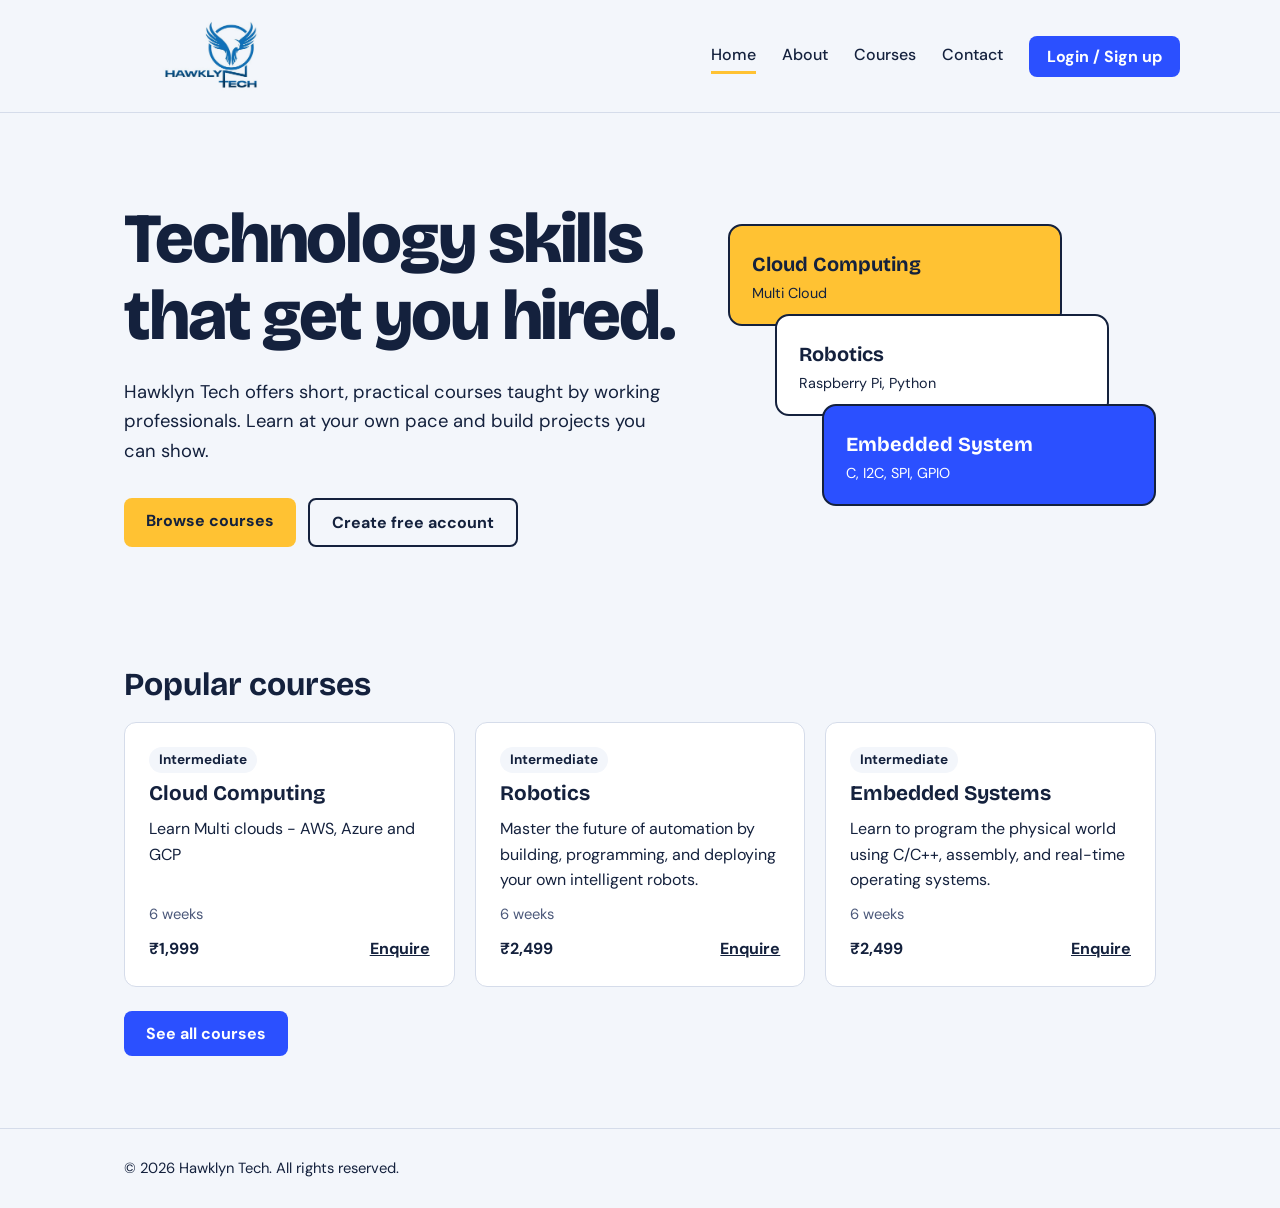
<file: index.html>
<!DOCTYPE html>
<html lang="en"><head><meta charset="UTF-8"><meta name="viewport" content="width=device-width, initial-scale=1">
<title>Home – Hawklyn Tech</title>
<link rel="preconnect" href="https://fonts.googleapis.com">
<link href="https://fonts.googleapis.com/css2?family=Bricolage+Grotesque:wght@500;700;800&family=DM+Sans:wght@400;500;700&display=swap" rel="stylesheet">
<link rel="stylesheet" href="styles.css"></head><body>
<header><div class="wrap bar"><a class="logo" href="index.html"><img src="./images/HT logo.jpeg" alt="Hawklyn Tech"></a>
<nav aria-label="Main"><a href="index.html" aria-current="page">Home</a><a href="about.html">About</a><a href="courses.html">Courses</a><a href="contact.html">Contact</a><a class="btn" href="login.html">Login / Sign up</a></nav></div></header>
<main><div class="hero"><div class="wrap"><div>
<h1>Technology skills that get you hired.</h1>
<p>Hawklyn Tech offers short, practical courses taught by working professionals. Learn at your own pace and build projects you can show.</p>
<div class="actions"><a class="btn alt" href="courses.html">Browse courses</a><a class="btn ghost" href="login.html#signup">Create free account</a></div></div>
<div class="stack" aria-hidden="true">
    <div class="a">Cloud Computing<small>Multi Cloud</small></div>
    <div class="b">Robotics<small>Raspberry Pi, Python</small></div>
    <div class="c">Embedded System<small>C, I2C, SPI, GPIO </small></div></div></div></div>
<section><div class="wrap"><h2 style="font-family:var(--head);font-size:2rem;margin-bottom:20px">Popular courses</h2>
    <div class="grid"><article class="card"><span class="tag">Intermediate</span><h3>Cloud Computing</h3><p>Learn Multi clouds - AWS, Azure and GCP</p><p class="meta">6 weeks </p><div class="row"><span>₹1,999</span><a href="contact.html">Enquire</a></div></article>
        <article class="card"><span class="tag">Intermediate</span><h3>Robotics</h3><p>Master the future of automation by building, programming, and deploying your own intelligent robots.</p><p class="meta">6 weeks </p><div class="row"><span>₹2,499</span><a href="contact.html">Enquire</a></div></article>
        <article class="card"><span class="tag">Intermediate</span><h3>Embedded Systems</h3><p>Learn to program the physical world using C/C++, assembly, and real-time operating systems.</p><p class="meta">6 weeks </p><div class="row"><span>₹2,499</span><a href="contact.html">Enquire</a></div></article></div>
<p style="margin-top:24px"><a class="btn" href="courses.html">See all courses</a></p></div></section></main>
<footer><div class="wrap">© 2026 Hawklyn Tech. All rights reserved.</div></footer>
<script src="script.js"></script></body></html>
</file>
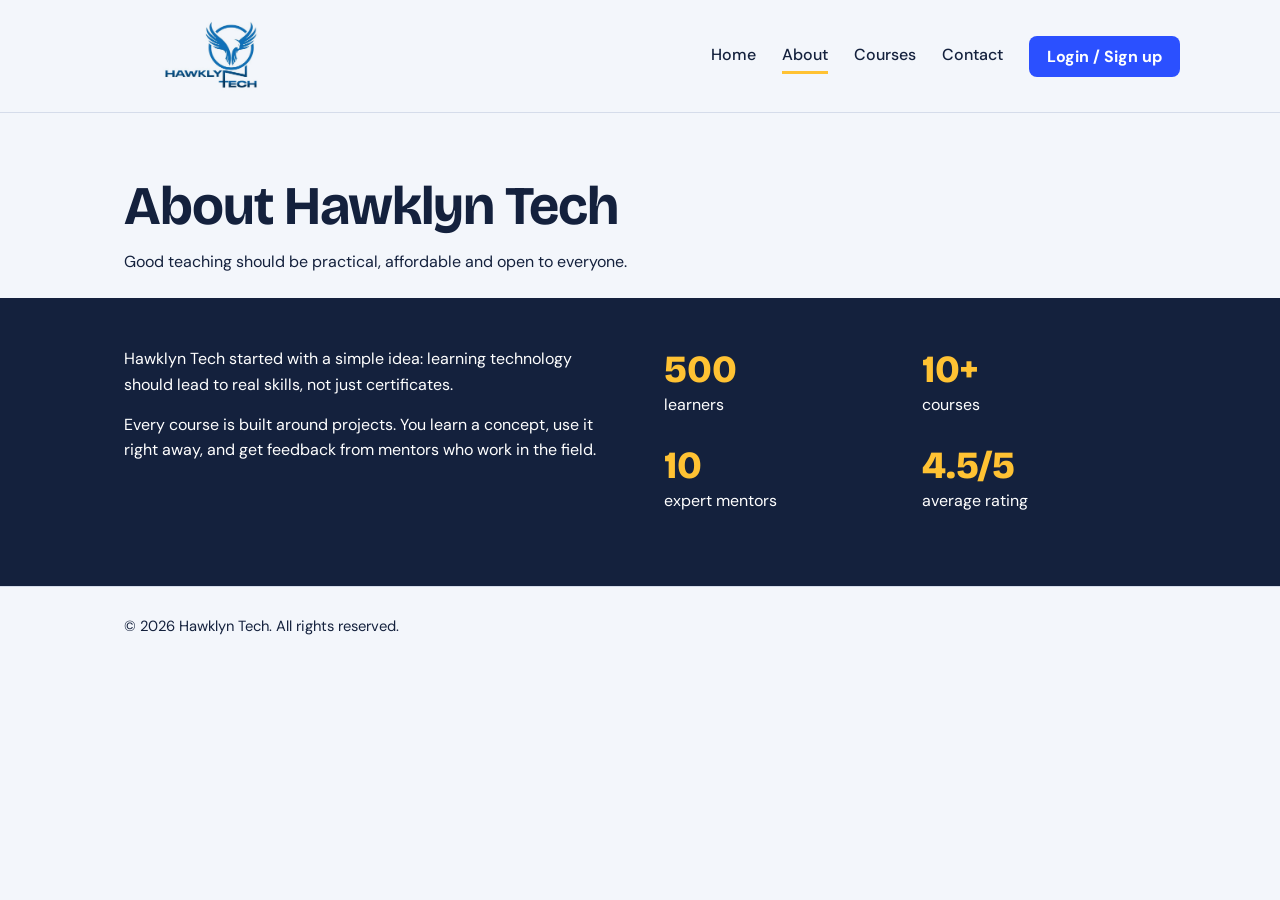
<file: about.html>
<!DOCTYPE html>
<html lang="en"><head><meta charset="UTF-8"><meta name="viewport" content="width=device-width, initial-scale=1">
<title>About – Hawklyn Tech</title>
<link rel="preconnect" href="https://fonts.googleapis.com">
<link href="https://fonts.googleapis.com/css2?family=Bricolage+Grotesque:wght@500;700;800&family=DM+Sans:wght@400;500;700&display=swap" rel="stylesheet">
<link rel="stylesheet" href="styles.css"></head><body>
<header><div class="wrap bar"><a class="logo" href="index.html"><img src="./images/HT logo.jpeg" alt="Hawklyn Tech"></a>
<nav aria-label="Main"><a href="index.html">Home</a><a href="about.html" aria-current="page">About</a><a href="courses.html">Courses</a><a href="contact.html">Contact</a><a class="btn" href="login.html">Login / Sign up</a></nav></div></header>
<main><div class="page-head"><div class="wrap"><h1>About Hawklyn Tech</h1><p class="lead">Good teaching should be practical, affordable and open to everyone.</p></div></div>
<section class="dark"><div class="wrap cols"><div><p>Hawklyn Tech started with a simple idea: learning technology should lead to real skills, not just certificates.</p>
<p>Every course is built around projects. You learn a concept, use it right away, and get feedback from mentors who work in the field.</p></div>
<div class="facts"><div><b>500</b>learners</div><div><b>10+</b>courses</div><div><b>10</b>expert mentors</div><div><b>4.5/5</b>average rating</div></div></div></section></main>
<footer><div class="wrap">© 2026 Hawklyn Tech. All rights reserved.</div></footer>
<script src="script.js"></script></body></html>
</file>
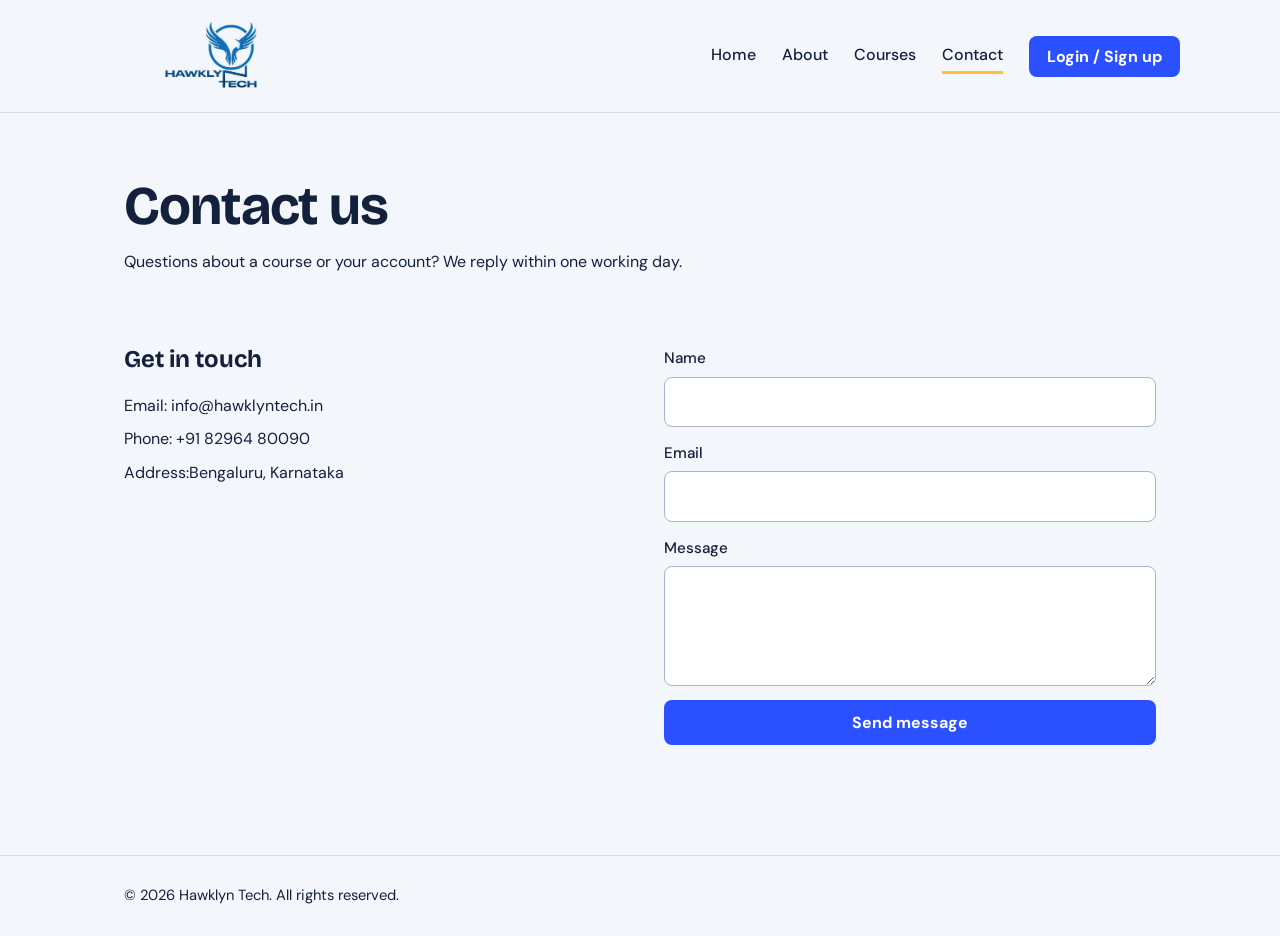
<file: contact.html>
<!DOCTYPE html>
<html lang="en"><head><meta charset="UTF-8"><meta name="viewport" content="width=device-width, initial-scale=1">
<title>Contact – Hawklyn Tech</title>
<link rel="preconnect" href="https://fonts.googleapis.com">
<link href="https://fonts.googleapis.com/css2?family=Bricolage+Grotesque:wght@500;700;800&family=DM+Sans:wght@400;500;700&display=swap" rel="stylesheet">
<link rel="stylesheet" href="styles.css"></head><body>
<header><div class="wrap bar"><a class="logo" href="index.html"><img src="./images/HT logo.jpeg" alt="Hawklyn Tech"></a>
<nav aria-label="Main"><a href="index.html">Home</a><a href="about.html">About</a><a href="courses.html">Courses</a><a href="contact.html" aria-current="page">Contact</a><a class="btn" href="login.html">Login / Sign up</a></nav></div></header>
<main><div class="page-head"><div class="wrap"><h1>Contact us</h1><p class="lead">Questions about a course or your account? We reply within one working day.</p></div></div>
<section><div class="wrap cols contact"><div><h2 style="font-family:var(--head)">Get in touch</h2>
<ul><li>Email: info@hawklyntech.in</li><li>Phone: +91 82964 80090</li><li>Address:Bengaluru, Karnataka</li></ul></div>
<form id="contactForm" novalidate><label>Name <input name="name" required autocomplete="name"></label>
<label>Email <input name="email" type="email" required autocomplete="email"></label>
<label>Message <textarea name="message" required></textarea></label>
<button class="btn" type="submit">Send message</button><p class="msg" role="status"></p></form></div></section></main>
<footer><div class="wrap">© 2026 Hawklyn Tech. All rights reserved.</div></footer>
<script src="script.js"></script></body></html>
</file>
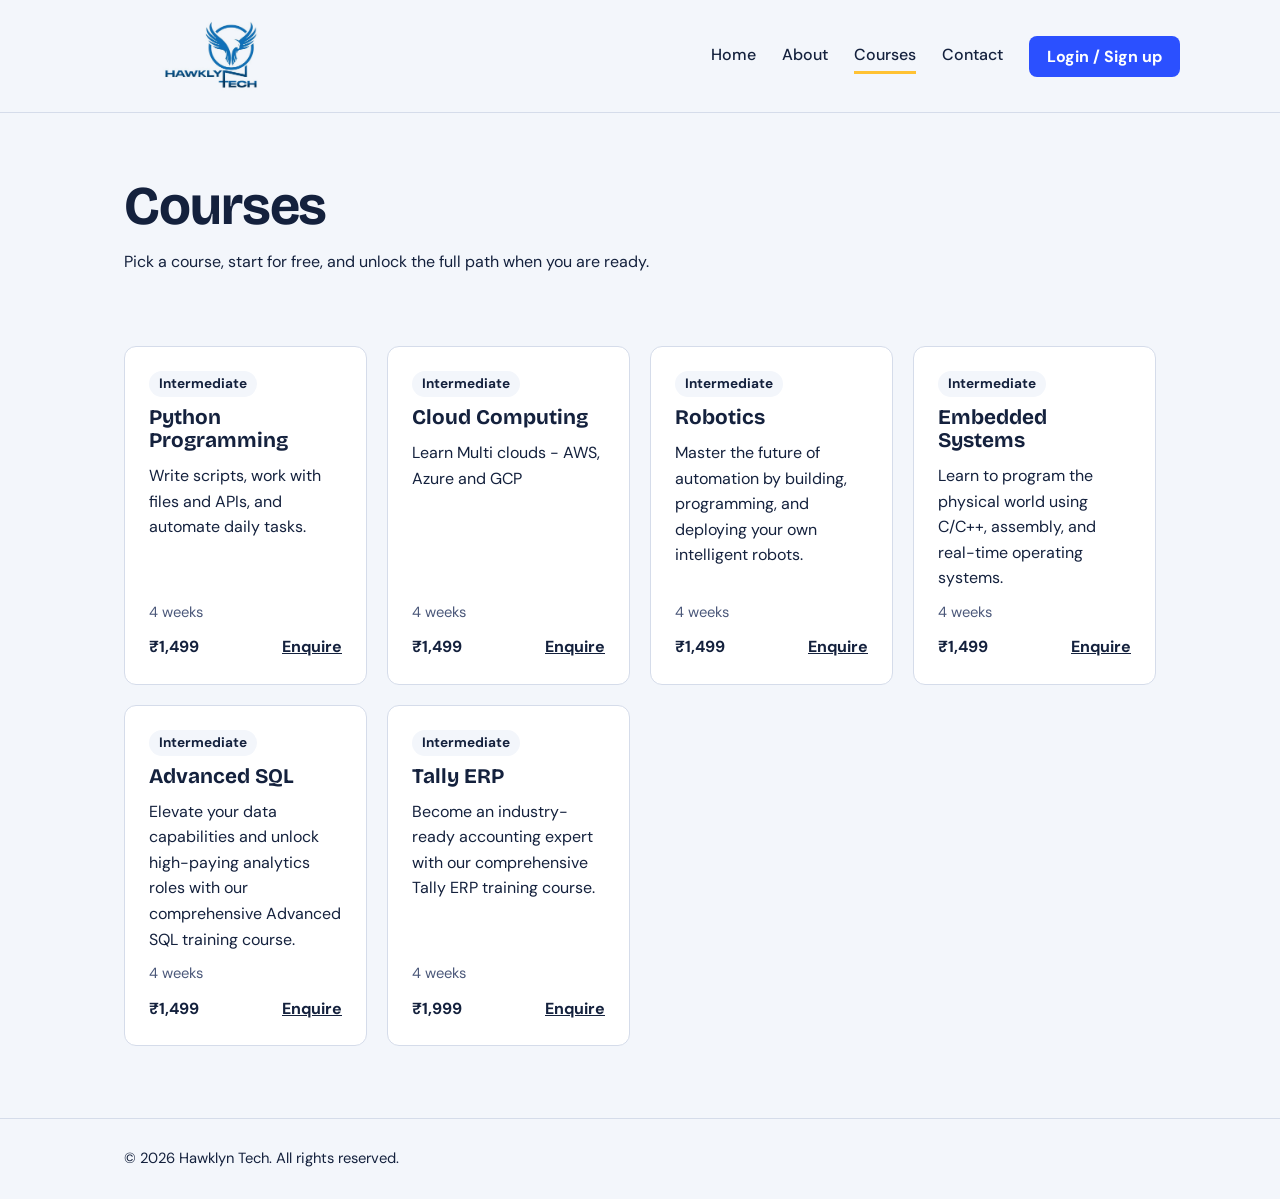
<file: courses.html>
<!DOCTYPE html>
<html lang="en"><head><meta charset="UTF-8"><meta name="viewport" content="width=device-width, initial-scale=1">
<title>Courses – Hawklyn Tech</title>
<link rel="preconnect" href="https://fonts.googleapis.com">
<link href="https://fonts.googleapis.com/css2?family=Bricolage+Grotesque:wght@500;700;800&family=DM+Sans:wght@400;500;700&display=swap" rel="stylesheet">
<link rel="stylesheet" href="styles.css"></head><body>
<header><div class="wrap bar"><a class="logo" href="index.html"><img src="./images/HT logo.jpeg" alt="Hawklyn Tech"></a>
<nav aria-label="Main"><a href="index.html">Home</a><a href="about.html">About</a><a href="courses.html" aria-current="page">Courses</a><a href="contact.html">Contact</a><a class="btn" href="login.html">Login / Sign up</a></nav></div></header>
<main><div class="page-head"><div class="wrap"><h1>Courses</h1><p class="lead">Pick a course, start for free, and unlock the full path when you are ready.</p></div></div>
<section><div class="wrap"><div class="grid">
    <article class="card"><span class="tag">Intermediate</span><h3>Python Programming</h3><p>Write scripts, work with files and APIs, and automate daily tasks.</p><p class="meta">4 weeks </p><div class="row"><span>₹1,499</span><a href="contact.html">Enquire</a></div></article>
    <article class="card"><span class="tag">Intermediate</span><h3>Cloud Computing</h3><p>Learn Multi clouds - AWS, Azure and GCP</p><p class="meta">4 weeks </p><div class="row"><span>₹1,499</span><a href="contact.html">Enquire</a></div></article>
    <article class="card"><span class="tag">Intermediate</span><h3>Robotics</h3><p>Master the future of automation by building, programming, and deploying your own intelligent robots.</p><p class="meta">4 weeks </p><div class="row"><span>₹1,499</span><a href="contact.html">Enquire</a></div></article>
    <article class="card"><span class="tag">Intermediate</span><h3>Embedded Systems</h3><p>Learn to program the physical world using C/C++, assembly, and real-time operating systems.</p><p class="meta">4 weeks </p><div class="row"><span>₹1,499</span><a href="contact.html">Enquire</a></div></article>
    <article class="card"><span class="tag">Intermediate</span><h3>Advanced SQL</h3><p>Elevate your data capabilities and unlock high-paying analytics roles with our comprehensive Advanced SQL training course.</p><p class="meta">4 weeks </p><div class="row"><span>₹1,499</span><a href="contact.html">Enquire</a></div></article>
    <article class="card"><span class="tag">Intermediate</span><h3>Tally ERP</h3><p>Become an industry-ready accounting expert with our comprehensive Tally ERP training course.</p><p class="meta">4 weeks </p><div class="row"><span>₹1,999</span><a href="contact.html">Enquire</a></div></article>
</div></div></section></main>
<footer><div class="wrap">© 2026 Hawklyn Tech. All rights reserved.</div></footer>
<script src="script.js"></script></body></html>
</file>
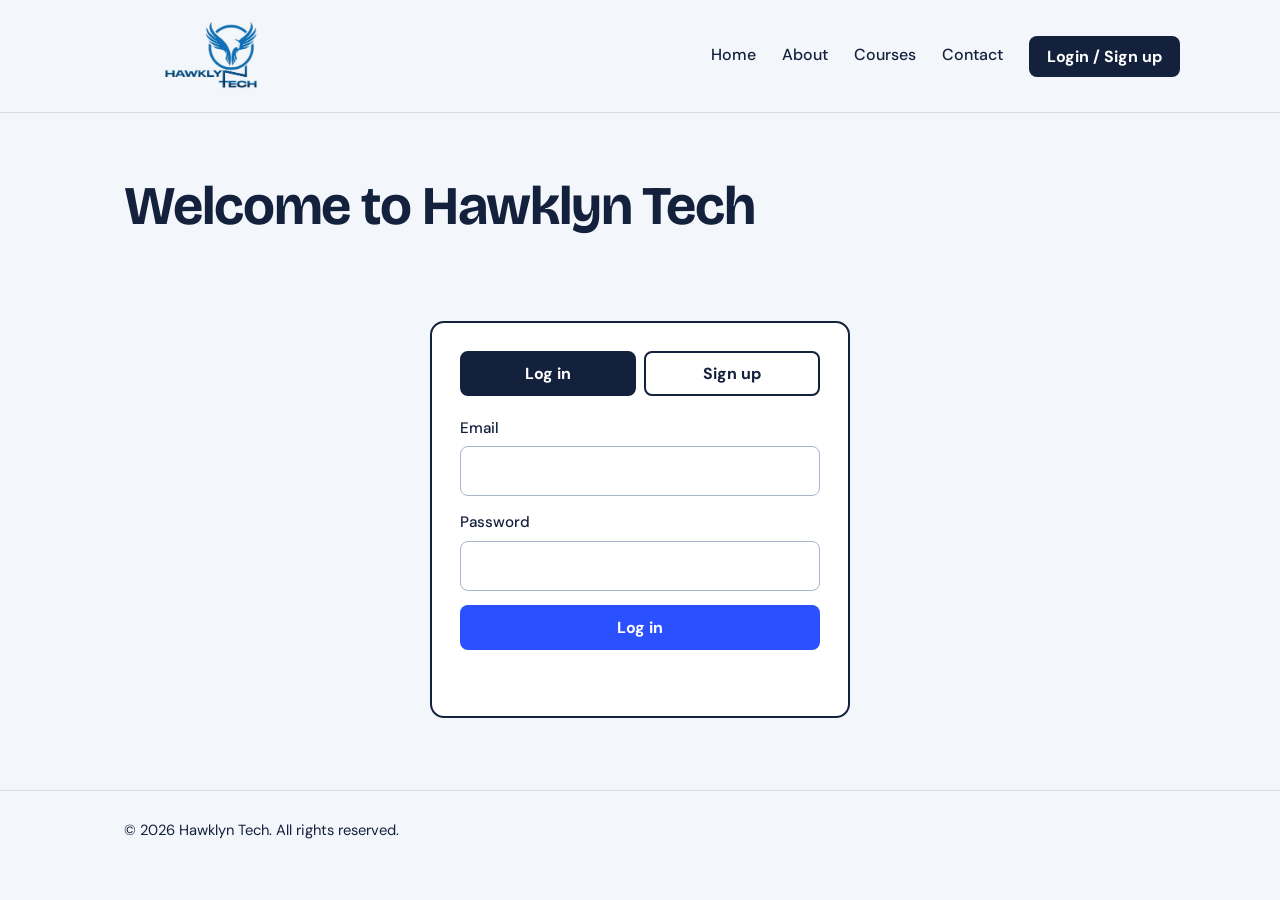
<file: login.html>
<!DOCTYPE html>
<html lang="en"><head><meta charset="UTF-8"><meta name="viewport" content="width=device-width, initial-scale=1">
<title>Login / Sign up – Hawklyn Tech</title>
<link rel="preconnect" href="https://fonts.googleapis.com">
<link href="https://fonts.googleapis.com/css2?family=Bricolage+Grotesque:wght@500;700;800&family=DM+Sans:wght@400;500;700&display=swap" rel="stylesheet">
<link rel="stylesheet" href="styles.css"></head><body>
<header><div class="wrap bar"><a class="logo" href="index.html"><img src="./images/HT logo.jpeg" alt="Hawklyn Tech"></a>
<nav aria-label="Main"><a href="index.html">Home</a><a href="about.html">About</a><a href="courses.html">Courses</a><a href="contact.html">Contact</a><a class="btn" href="login.html" aria-current="page">Login / Sign up</a></nav></div></header>
<main><div class="page-head"><div class="wrap"><h1>Welcome to Hawklyn Tech</h1></div></div>
<section><div class="wrap"><div class="auth">
<div class="tabs" role="tablist"><button role="tab" id="tabLogin" aria-selected="true" type="button">Log in</button><button role="tab" id="tabSignup" aria-selected="false" type="button">Sign up</button></div>
<form id="loginForm" novalidate><label>Email <input type="email" name="email" required autocomplete="email"></label>
<label>Password <input type="password" name="password" required autocomplete="current-password"></label>
<button class="btn" type="submit">Log in</button><p class="msg" role="status"></p></form>
<form id="signupForm" hidden novalidate><label>Full name <input name="name" required autocomplete="name"></label>
<label>Email <input type="email" name="email" required autocomplete="email"></label>
<label>Password (min 8 characters) <input type="password" name="password" minlength="8" required autocomplete="new-password"></label>
<button class="btn" type="submit">Create account</button><p class="msg" role="status"></p></form></div></div></section></main>
<footer><div class="wrap">© 2026 Hawklyn Tech. All rights reserved.</div></footer>
<script src="script.js"></script></body></html>
</file>
<file: styles.css>
:root{--ink:#14213d;--paper:#f3f6fb;--blue:#2b50ff;--sun:#ffc233;--line:#d5dcea;--white:#fff;
--head:'Bricolage Grotesque','Trebuchet MS',sans-serif;--body:'DM Sans',Arial,sans-serif}
*{box-sizing:border-box;margin:0;padding:0}
html{scroll-behavior:smooth}
body{font-family:var(--body);color:var(--ink);background:var(--paper);line-height:1.6}
a{color:inherit}
:focus-visible{outline:3px solid var(--blue);outline-offset:3px}
.wrap{max-width:1080px;margin:0 auto;padding:0 24px}
h1,h2,h3{font-family:var(--head);line-height:1.1}
header{position:sticky;top:0;z-index:10;background:var(--paper);border-bottom:1px solid var(--line)}
.bar{display:flex;align-items:center;justify-content:space-between;min-height:110px;padding:8px 0;gap:24px}
.logo{font-family:var(--head);font-weight:800;font-size:1.4rem;text-decoration:none}
.logo span{color:var(--blue)}
nav{display:flex;align-items:center;gap:26px}
nav a{text-decoration:none;font-weight:500;padding:4px 0;border-bottom:3px solid transparent}
nav a:hover{color:var(--blue)}
nav a[aria-current="page"]{border-bottom-color:var(--sun)}
.btn{display:inline-block;border:0;cursor:pointer;font:700 1rem var(--body);padding:12px 22px;border-radius:8px;background:var(--blue);color:var(--white);text-decoration:none}
.btn:hover{background:#1a3be0}
nav a.btn{border-bottom:0;padding:10px 18px}
nav a.btn[aria-current="page"]{background:var(--ink)}
.btn.alt{background:var(--sun);color:var(--ink)}
.btn.alt:hover{background:#f5b400}
.btn.ghost{background:transparent;color:var(--ink);border:2px solid var(--ink)}
.btn.ghost:hover{background:var(--ink);color:var(--white)}
.hero{padding:88px 0 72px}
.hero .wrap{display:grid;grid-template-columns:1.3fr 1fr;gap:48px;align-items:center}
.hero h1{font-size:clamp(2.6rem,6vw,4.4rem);font-weight:800;letter-spacing:-.03em}
.hero p{font-size:1.15rem;max-width:46ch;margin:22px 0 32px}
.actions{display:flex;gap:12px;flex-wrap:wrap}
.stack{position:relative;height:300px}
.stack div{position:absolute;width:78%;padding:22px;border-radius:14px;font-family:var(--head);font-weight:700;font-size:1.25rem;border:2px solid var(--ink)}
.stack small{display:block;font:400 .9rem var(--body);margin-top:4px}
.stack .a{background:var(--sun);top:0;left:0}
.stack .b{background:var(--white);top:90px;left:11%}
.stack .c{background:var(--blue);color:var(--white);top:180px;left:22%}
.page-head{padding:64px 0 24px}
.page-head h1{font-size:clamp(2.2rem,5vw,3.4rem);letter-spacing:-.02em;margin-bottom:12px}
.lead{max-width:56ch}
section{padding:48px 0 72px}
.grid{display:grid;grid-template-columns:repeat(auto-fit,minmax(240px,1fr));gap:20px}
.card{background:var(--white);border:1px solid var(--line);border-radius:12px;padding:24px;display:flex;flex-direction:column;gap:10px}
.card .tag{align-self:flex-start;font-size:.85rem;font-weight:700;background:var(--paper);padding:2px 10px;border-radius:99px}
.card h3{font-size:1.3rem}
.card .meta{font-size:.92rem;color:#4b587a;margin-top:auto}
.card .row{display:flex;justify-content:space-between;align-items:center;font-weight:700}
.dark{background:var(--ink);color:var(--white)}
.cols{display:grid;grid-template-columns:1fr 1fr;gap:48px}
.cols p+p{margin-top:14px}
.facts{display:grid;grid-template-columns:1fr 1fr;gap:24px;align-content:start}
.facts b{display:block;font:800 2.4rem var(--head);color:var(--sun)}
.contact ul{list-style:none;margin-top:20px;display:grid;gap:8px}
form{display:grid;gap:14px}
label{font-weight:500;font-size:.95rem;display:grid;gap:6px}
input,textarea{font:inherit;padding:12px 14px;border:1px solid #aab4cc;border-radius:8px;background:var(--white);color:var(--ink)}
textarea{min-height:120px;resize:vertical}
.msg{font-weight:500;min-height:1.5em}
.msg.ok{color:#0a7a3d}
.auth{max-width:420px;margin:0 auto;background:var(--white);border:2px solid var(--ink);border-radius:14px;padding:28px}
.tabs{display:flex;gap:8px;margin-bottom:20px}
.tabs button{flex:1;padding:10px;border:2px solid var(--ink);background:transparent;font:700 1rem var(--body);border-radius:8px;cursor:pointer;color:var(--ink)}
.tabs button[aria-selected="true"]{background:var(--ink);color:var(--white)}
[hidden]{display:none!important}
footer{padding:28px 0;border-top:1px solid var(--line);font-size:.92rem}
@media (max-width:760px){
.hero .wrap,.cols{grid-template-columns:1fr}
.stack{display:none}
nav{gap:14px;font-size:.92rem}
.bar{height:auto;padding:12px 0;flex-wrap:wrap}
}
.logo{flex-shrink:0}
.logo img{display:block;height:96px;width:auto;max-width:420px;mix-blend-mode:multiply}
@media (max-width:760px){.logo img{height:64px;max-width:100%}}
</file>
